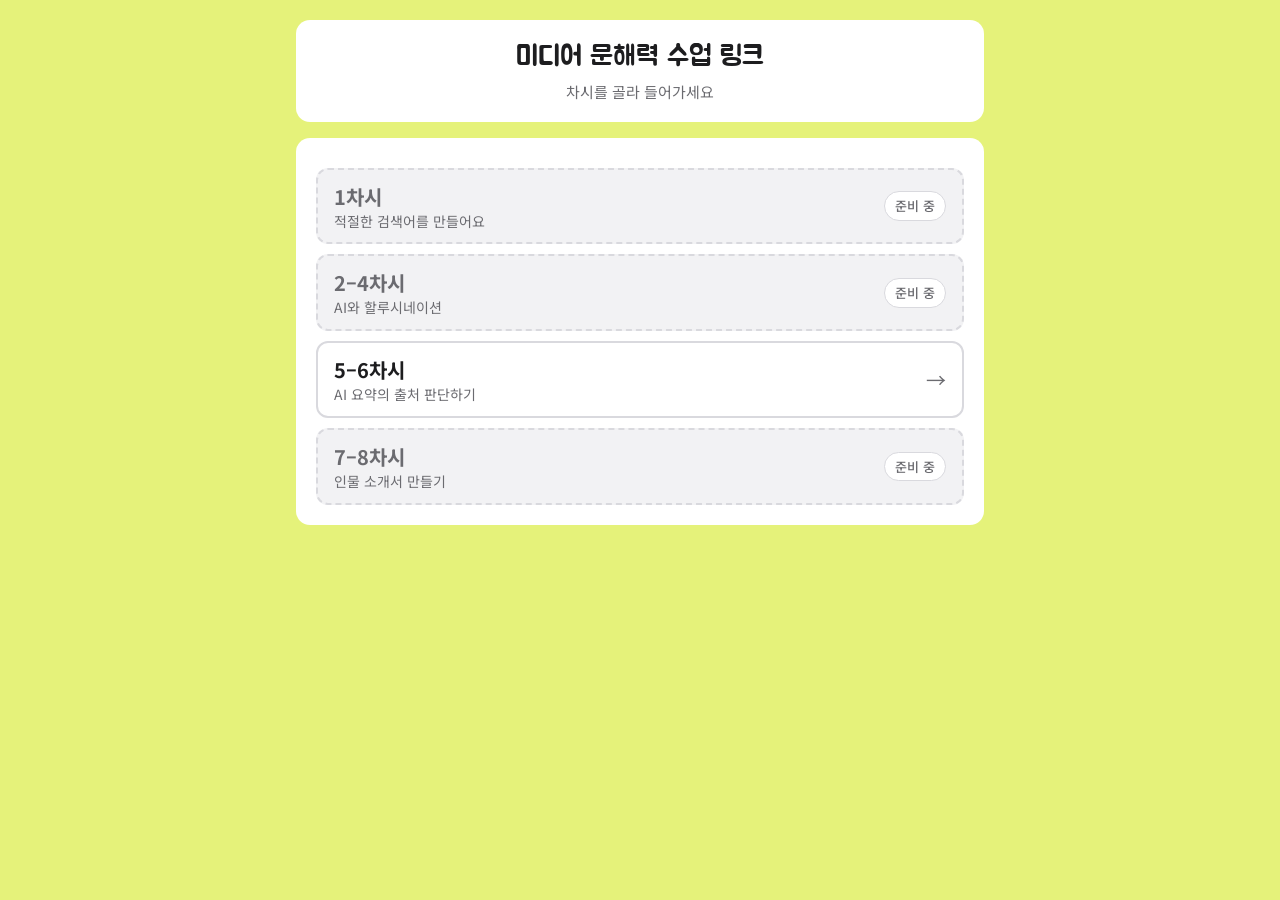
<file: index.html>
<!doctype html>
<html lang="ko">
<head>
<meta charset="utf-8">
<meta name="viewport" content="width=device-width, initial-scale=1">
<title>미디어 문해력 수업 링크</title>
<link rel="preconnect" href="https://fonts.googleapis.com"><link href="https://fonts.googleapis.com/css2?family=Jua&family=Noto+Sans+KR:wght@400;500;700&display=swap" rel="stylesheet">
<link rel="stylesheet" href="style.css">
</head>
<body>
<main class="wrap">

<header class="top"><h1>미디어 문해력 수업 링크</h1><p class="goal">차시를 골라 들어가세요</p></header>
<section><div class="menu-btn soon"><span class="txt"><span class="name">1차시</span><span class="url">적절한 검색어를 만들어요</span></span><span class="badge">준비 중</span></div><div class="menu-btn soon"><span class="txt"><span class="name">2–4차시</span><span class="url">AI와 할루시네이션</span></span><span class="badge">준비 중</span></div><a class="menu-btn" href="s5/index.html"><span class="txt"><span class="name">5–6차시</span><span class="url">AI 요약의 출처 판단하기</span></span><span class="arrow">→</span></a><div class="menu-btn soon"><span class="txt"><span class="name">7–8차시</span><span class="url">인물 소개서 만들기</span></span><span class="badge">준비 중</span></div></section>
</main>
</body>
</html>
</file>
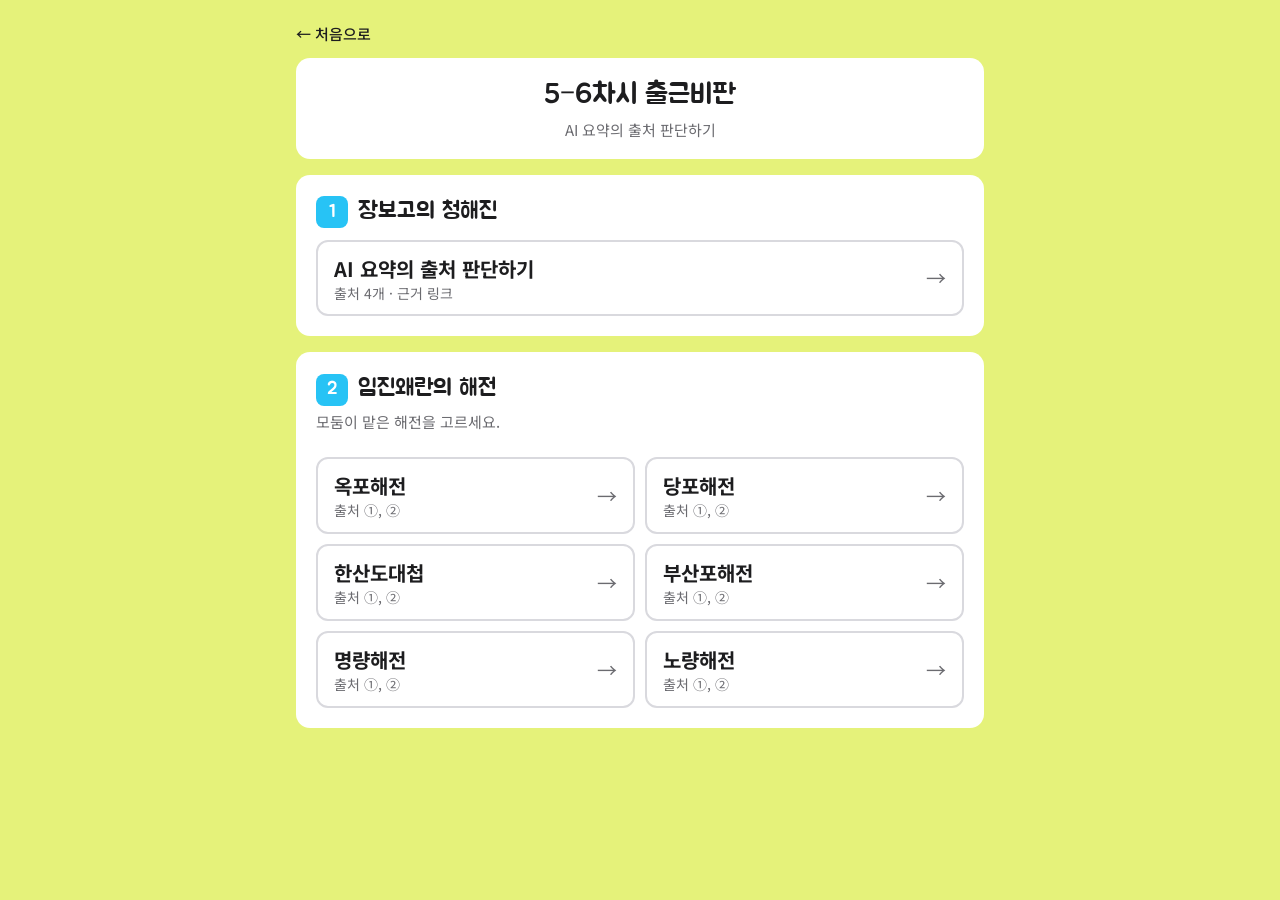
<file: s5/index.html>
<!doctype html>
<html lang="ko">
<head>
<meta charset="utf-8">
<meta name="viewport" content="width=device-width, initial-scale=1">
<title>5–6차시 출근비판</title>
<link rel="preconnect" href="https://fonts.googleapis.com"><link href="https://fonts.googleapis.com/css2?family=Jua&family=Noto+Sans+KR:wght@400;500;700&display=swap" rel="stylesheet">
<link rel="stylesheet" href="../style.css">
</head>
<body>
<main class="wrap">
<a class="back" href="../index.html">← 처음으로</a>
<header class="top"><h1>5–6차시 출근비판</h1><p class="goal">AI 요약의 출처 판단하기</p></header>
<section><h2><span class="step">1</span><span>장보고의 청해진</span></h2><a class="menu-btn" href="cheonghaejin.html"><span class="txt"><span class="name">AI 요약의 출처 판단하기</span><span class="url">출처 4개 · 근거 링크</span></span><span class="arrow">→</span></a></section><section><h2><span class="step">2</span><span>임진왜란의 해전</span></h2><p class="desc">모둠이 맡은 해전을 고르세요.</p><div class="grid"><a class="menu-btn" href="okpo.html"><span class="txt"><span class="name">옥포해전</span><span class="url">출처 ①, ②</span></span><span class="arrow">→</span></a><a class="menu-btn" href="dangpo.html"><span class="txt"><span class="name">당포해전</span><span class="url">출처 ①, ②</span></span><span class="arrow">→</span></a><a class="menu-btn" href="hansando.html"><span class="txt"><span class="name">한산도대첩</span><span class="url">출처 ①, ②</span></span><span class="arrow">→</span></a><a class="menu-btn" href="busanpo.html"><span class="txt"><span class="name">부산포해전</span><span class="url">출처 ①, ②</span></span><span class="arrow">→</span></a><a class="menu-btn" href="myeongnyang.html"><span class="txt"><span class="name">명량해전</span><span class="url">출처 ①, ②</span></span><span class="arrow">→</span></a><a class="menu-btn" href="noryang.html"><span class="txt"><span class="name">노량해전</span><span class="url">출처 ①, ②</span></span><span class="arrow">→</span></a></div></section>
</main>
</body>
</html>
</file>
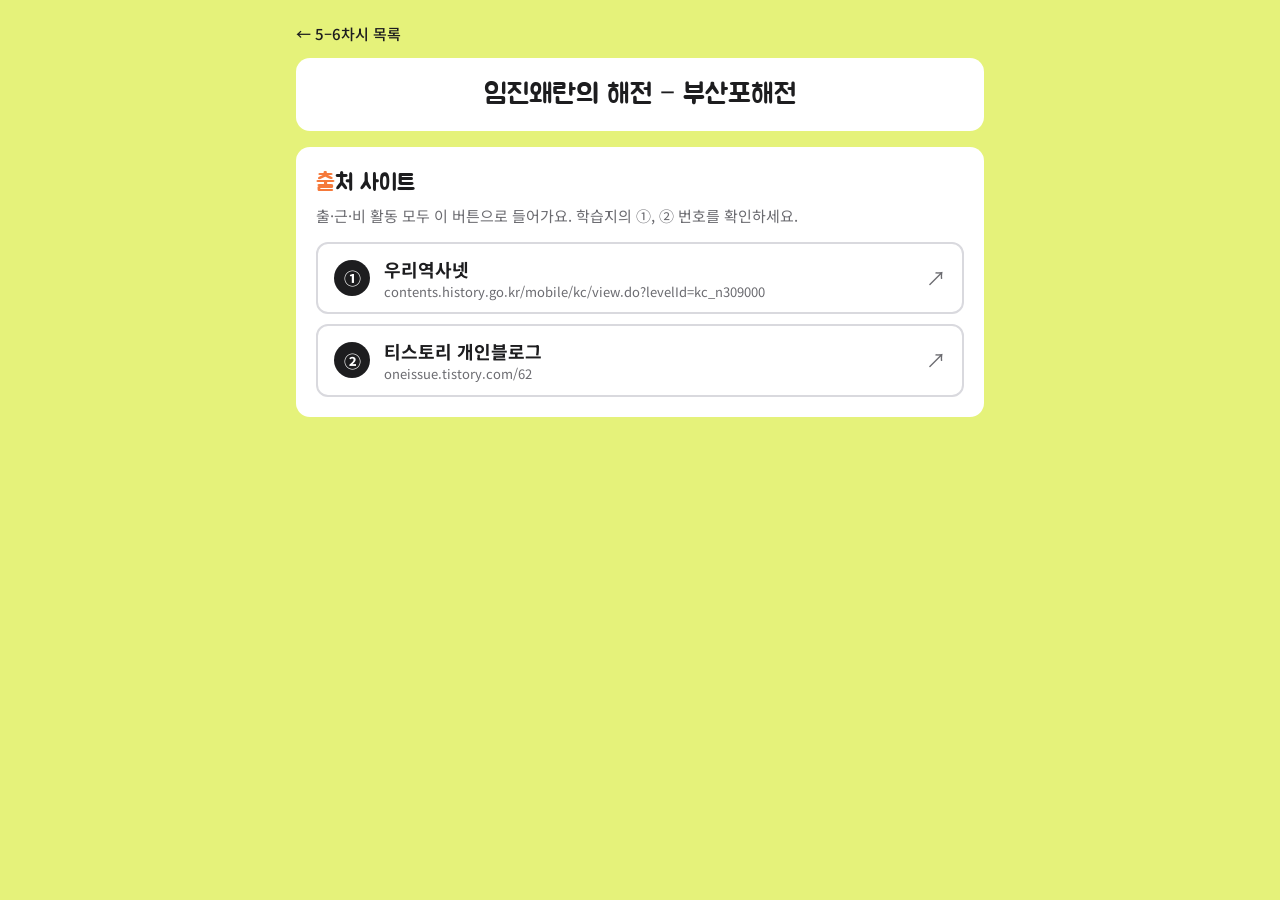
<file: s5/busanpo.html>
<!doctype html>
<html lang="ko">
<head>
<meta charset="utf-8">
<meta name="viewport" content="width=device-width, initial-scale=1">
<title>임진왜란의 해전 – 부산포해전</title>
<link rel="preconnect" href="https://fonts.googleapis.com"><link href="https://fonts.googleapis.com/css2?family=Jua&family=Noto+Sans+KR:wght@400;500;700&display=swap" rel="stylesheet">
<link rel="stylesheet" href="../style.css">
</head>
<body>
<main class="wrap">
<a class="back" href="index.html">← 5–6차시 목록</a>
<header class="top"><h1>임진왜란의 해전 – 부산포해전</h1></header>
<section><h2><span><em class="o">출</em>처 사이트</span></h2><p class="desc">출·근·비 활동 모두 이 버튼으로 들어가요. 학습지의 ①, ② 번호를 확인하세요.</p><a class="link-btn" href="https://contents.history.go.kr/mobile/kc/view.do?levelId=kc_n309000&amp;utm" target="_blank" rel="noopener"><span class="num">①</span><span class="txt"><span class="name">우리역사넷</span><span class="url">contents.history.go.kr/mobile/kc/view.do?levelId=kc_n309000</span></span><span class="arrow">↗</span></a><a class="link-btn" href="https://oneissue.tistory.com/62?utm" target="_blank" rel="noopener"><span class="num">②</span><span class="txt"><span class="name">티스토리 개인블로그</span><span class="url">oneissue.tistory.com/62</span></span><span class="arrow">↗</span></a></section>
</main>
</body>
</html>
</file>
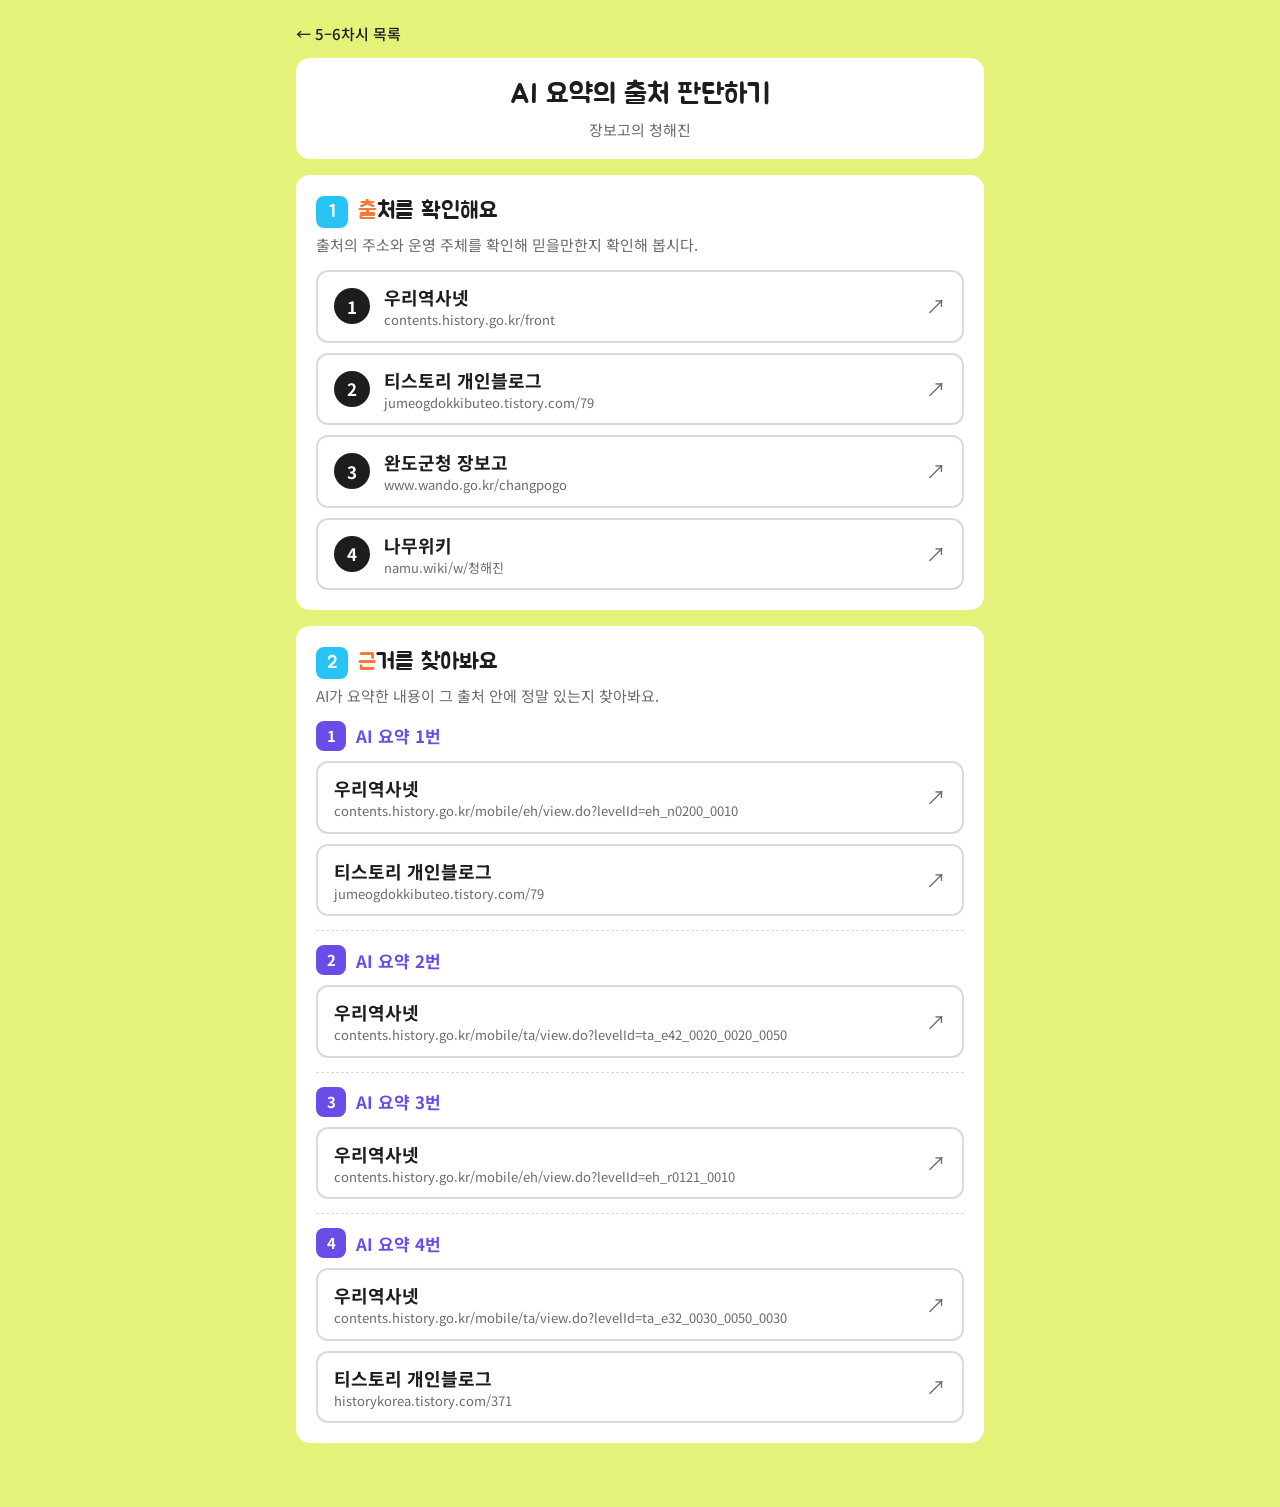
<file: s5/cheonghaejin.html>
<!doctype html>
<html lang="ko">
<head>
<meta charset="utf-8">
<meta name="viewport" content="width=device-width, initial-scale=1">
<title>AI 요약의 출처 판단하기</title>
<link rel="preconnect" href="https://fonts.googleapis.com"><link href="https://fonts.googleapis.com/css2?family=Jua&family=Noto+Sans+KR:wght@400;500;700&display=swap" rel="stylesheet">
<link rel="stylesheet" href="../style.css">
</head>
<body>
<main class="wrap">
<a class="back" href="index.html">← 5–6차시 목록</a>
<header class="top"><h1>AI 요약의 출처 판단하기</h1><p class="goal">장보고의 청해진</p></header>
<section><h2><span class="step">1</span><span><em class="o">출</em>처를 확인해요</span></h2><p class="desc">출처의 주소와 운영 주체를 확인해 믿을만한지 확인해 봅시다.</p><a class="link-btn" href="https://contents.history.go.kr/front" target="_blank" rel="noopener"><span class="num">1</span><span class="txt"><span class="name">우리역사넷</span><span class="url">contents.history.go.kr/front</span></span><span class="arrow">↗</span></a><a class="link-btn" href="https://jumeogdokkibuteo.tistory.com/79" target="_blank" rel="noopener"><span class="num">2</span><span class="txt"><span class="name">티스토리 개인블로그</span><span class="url">jumeogdokkibuteo.tistory.com/79</span></span><span class="arrow">↗</span></a><a class="link-btn" href="https://www.wando.go.kr/changpogo" target="_blank" rel="noopener"><span class="num">3</span><span class="txt"><span class="name">완도군청 장보고</span><span class="url">www.wando.go.kr/changpogo</span></span><span class="arrow">↗</span></a><a class="link-btn" href="https://namu.wiki/w/%EC%B2%AD%ED%95%B4%EC%A7%84" target="_blank" rel="noopener"><span class="num">4</span><span class="txt"><span class="name">나무위키</span><span class="url">namu.wiki/w/청해진</span></span><span class="arrow">↗</span></a></section><section><h2><span class="step">2</span><span><em class="g">근</em>거를 찾아봐요</span></h2><p class="desc">AI가 요약한 내용이 그 출처 안에 정말 있는지 찾아봐요.</p><div class="group"><div class="glabel"><span class="num">1</span>AI 요약 1번</div><a class="link-btn" href="https://contents.history.go.kr/mobile/eh/view.do?levelId=eh_n0200_0010&amp;utm" target="_blank" rel="noopener"><span class="txt"><span class="name">우리역사넷</span><span class="url">contents.history.go.kr/mobile/eh/view.do?levelId=eh_n0200_0010</span></span><span class="arrow">↗</span></a><a class="link-btn" href="https://jumeogdokkibuteo.tistory.com/79?utm" target="_blank" rel="noopener"><span class="txt"><span class="name">티스토리 개인블로그</span><span class="url">jumeogdokkibuteo.tistory.com/79</span></span><span class="arrow">↗</span></a></div><div class="group"><div class="glabel"><span class="num">2</span>AI 요약 2번</div><a class="link-btn" href="https://contents.history.go.kr/mobile/ta/view.do?levelId=ta_e42_0020_0020_0050&amp;utm" target="_blank" rel="noopener"><span class="txt"><span class="name">우리역사넷</span><span class="url">contents.history.go.kr/mobile/ta/view.do?levelId=ta_e42_0020_0020_0050</span></span><span class="arrow">↗</span></a></div><div class="group"><div class="glabel"><span class="num">3</span>AI 요약 3번</div><a class="link-btn" href="https://contents.history.go.kr/mobile/eh/view.do?levelId=eh_r0121_0010&amp;utm" target="_blank" rel="noopener"><span class="txt"><span class="name">우리역사넷</span><span class="url">contents.history.go.kr/mobile/eh/view.do?levelId=eh_r0121_0010</span></span><span class="arrow">↗</span></a></div><div class="group"><div class="glabel"><span class="num">4</span>AI 요약 4번</div><a class="link-btn" href="https://contents.history.go.kr/mobile/ta/view.do?levelId=ta_e32_0030_0050_0030&amp;utm" target="_blank" rel="noopener"><span class="txt"><span class="name">우리역사넷</span><span class="url">contents.history.go.kr/mobile/ta/view.do?levelId=ta_e32_0030_0050_0030</span></span><span class="arrow">↗</span></a><a class="link-btn" href="https://historykorea.tistory.com/371?utm" target="_blank" rel="noopener"><span class="txt"><span class="name">티스토리 개인블로그</span><span class="url">historykorea.tistory.com/371</span></span><span class="arrow">↗</span></a></div></section>
</main>
</body>
</html>
</file>
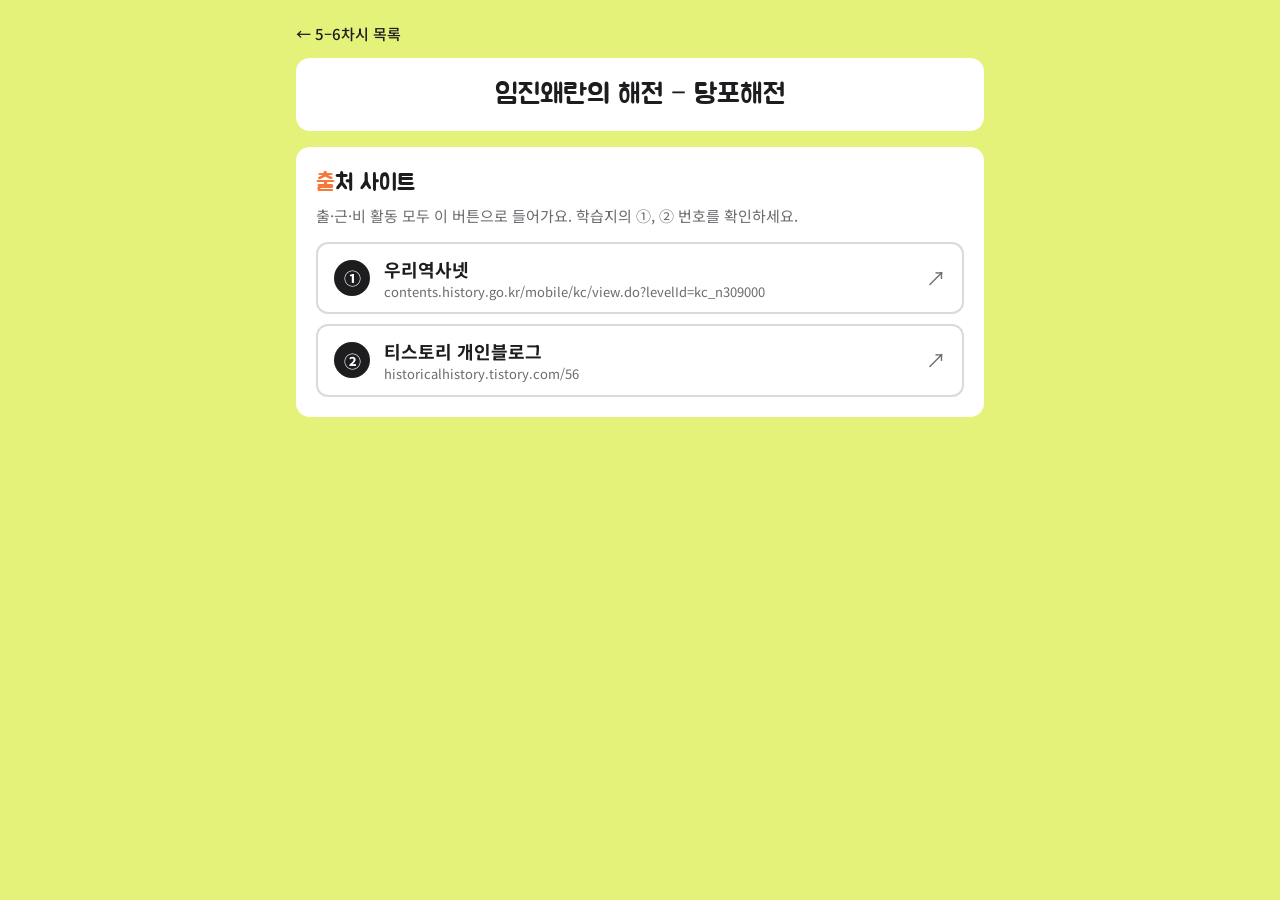
<file: s5/dangpo.html>
<!doctype html>
<html lang="ko">
<head>
<meta charset="utf-8">
<meta name="viewport" content="width=device-width, initial-scale=1">
<title>임진왜란의 해전 – 당포해전</title>
<link rel="preconnect" href="https://fonts.googleapis.com"><link href="https://fonts.googleapis.com/css2?family=Jua&family=Noto+Sans+KR:wght@400;500;700&display=swap" rel="stylesheet">
<link rel="stylesheet" href="../style.css">
</head>
<body>
<main class="wrap">
<a class="back" href="index.html">← 5–6차시 목록</a>
<header class="top"><h1>임진왜란의 해전 – 당포해전</h1></header>
<section><h2><span><em class="o">출</em>처 사이트</span></h2><p class="desc">출·근·비 활동 모두 이 버튼으로 들어가요. 학습지의 ①, ② 번호를 확인하세요.</p><a class="link-btn" href="https://contents.history.go.kr/mobile/kc/view.do?levelId=kc_n309000&amp;utm" target="_blank" rel="noopener"><span class="num">①</span><span class="txt"><span class="name">우리역사넷</span><span class="url">contents.history.go.kr/mobile/kc/view.do?levelId=kc_n309000</span></span><span class="arrow">↗</span></a><a class="link-btn" href="https://historicalhistory.tistory.com/56?utm" target="_blank" rel="noopener"><span class="num">②</span><span class="txt"><span class="name">티스토리 개인블로그</span><span class="url">historicalhistory.tistory.com/56</span></span><span class="arrow">↗</span></a></section>
</main>
</body>
</html>
</file>
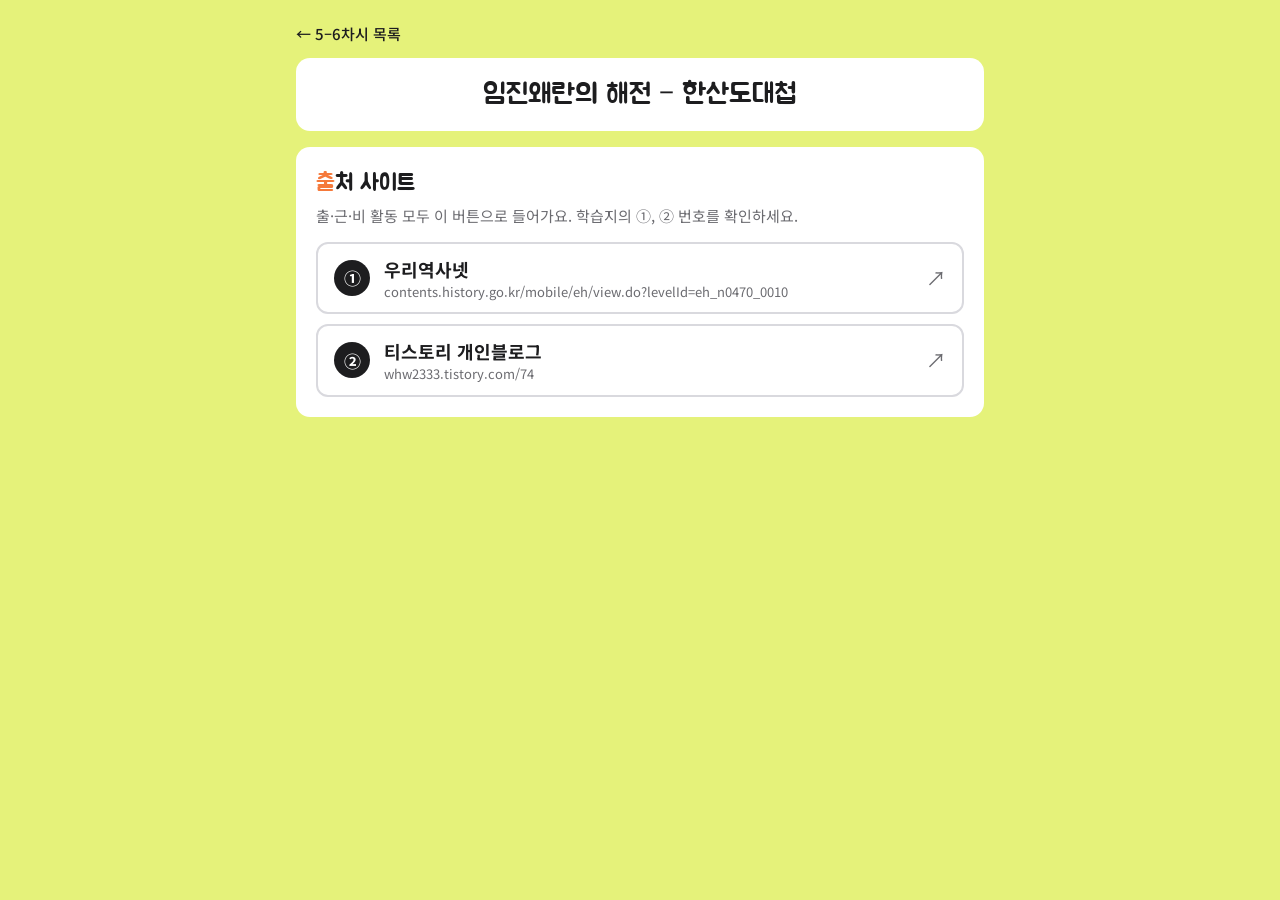
<file: s5/hansando.html>
<!doctype html>
<html lang="ko">
<head>
<meta charset="utf-8">
<meta name="viewport" content="width=device-width, initial-scale=1">
<title>임진왜란의 해전 – 한산도대첩</title>
<link rel="preconnect" href="https://fonts.googleapis.com"><link href="https://fonts.googleapis.com/css2?family=Jua&family=Noto+Sans+KR:wght@400;500;700&display=swap" rel="stylesheet">
<link rel="stylesheet" href="../style.css">
</head>
<body>
<main class="wrap">
<a class="back" href="index.html">← 5–6차시 목록</a>
<header class="top"><h1>임진왜란의 해전 – 한산도대첩</h1></header>
<section><h2><span><em class="o">출</em>처 사이트</span></h2><p class="desc">출·근·비 활동 모두 이 버튼으로 들어가요. 학습지의 ①, ② 번호를 확인하세요.</p><a class="link-btn" href="https://contents.history.go.kr/mobile/eh/view.do?levelId=eh_n0470_0010&amp;utm" target="_blank" rel="noopener"><span class="num">①</span><span class="txt"><span class="name">우리역사넷</span><span class="url">contents.history.go.kr/mobile/eh/view.do?levelId=eh_n0470_0010</span></span><span class="arrow">↗</span></a><a class="link-btn" href="https://whw2333.tistory.com/74?category=1361980&amp;utm" target="_blank" rel="noopener"><span class="num">②</span><span class="txt"><span class="name">티스토리 개인블로그</span><span class="url">whw2333.tistory.com/74</span></span><span class="arrow">↗</span></a></section>
</main>
</body>
</html>
</file>
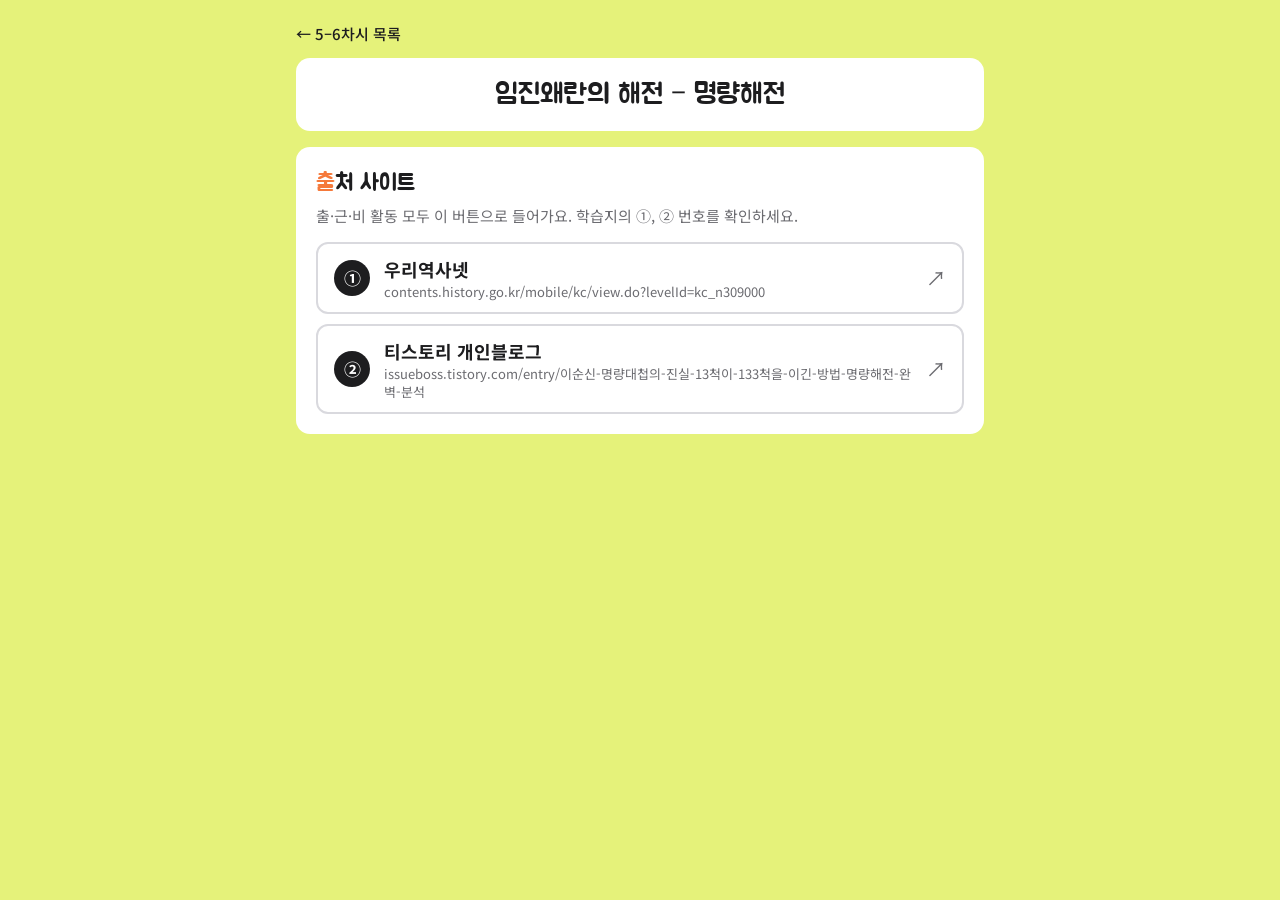
<file: s5/myeongnyang.html>
<!doctype html>
<html lang="ko">
<head>
<meta charset="utf-8">
<meta name="viewport" content="width=device-width, initial-scale=1">
<title>임진왜란의 해전 – 명량해전</title>
<link rel="preconnect" href="https://fonts.googleapis.com"><link href="https://fonts.googleapis.com/css2?family=Jua&family=Noto+Sans+KR:wght@400;500;700&display=swap" rel="stylesheet">
<link rel="stylesheet" href="../style.css">
</head>
<body>
<main class="wrap">
<a class="back" href="index.html">← 5–6차시 목록</a>
<header class="top"><h1>임진왜란의 해전 – 명량해전</h1></header>
<section><h2><span><em class="o">출</em>처 사이트</span></h2><p class="desc">출·근·비 활동 모두 이 버튼으로 들어가요. 학습지의 ①, ② 번호를 확인하세요.</p><a class="link-btn" href="https://contents.history.go.kr/mobile/kc/view.do?levelId=kc_n309000&amp;utm" target="_blank" rel="noopener"><span class="num">①</span><span class="txt"><span class="name">우리역사넷</span><span class="url">contents.history.go.kr/mobile/kc/view.do?levelId=kc_n309000</span></span><span class="arrow">↗</span></a><a class="link-btn" href="https://issueboss.tistory.com/entry/%EC%9D%B4%EC%88%9C%EC%8B%A0-%EB%AA%85%EB%9F%89%EB%8C%80%EC%B2%A9%EC%9D%98-%EC%A7%84%EC%8B%A4-13%EC%B2%99%EC%9D%B4-133%EC%B2%99%EC%9D%84-%EC%9D%B4%EA%B8%B4-%EB%B0%A9%EB%B2%95-%EB%AA%85%EB%9F%89%ED%95%B4%EC%A0%84-%EC%99%84%EB%B2%BD-%EB%B6%84%EC%84%9D?utm" target="_blank" rel="noopener"><span class="num">②</span><span class="txt"><span class="name">티스토리 개인블로그</span><span class="url">issueboss.tistory.com/entry/이순신-명량대첩의-진실-13척이-133척을-이긴-방법-명량해전-완벽-분석</span></span><span class="arrow">↗</span></a></section>
</main>
</body>
</html>
</file>
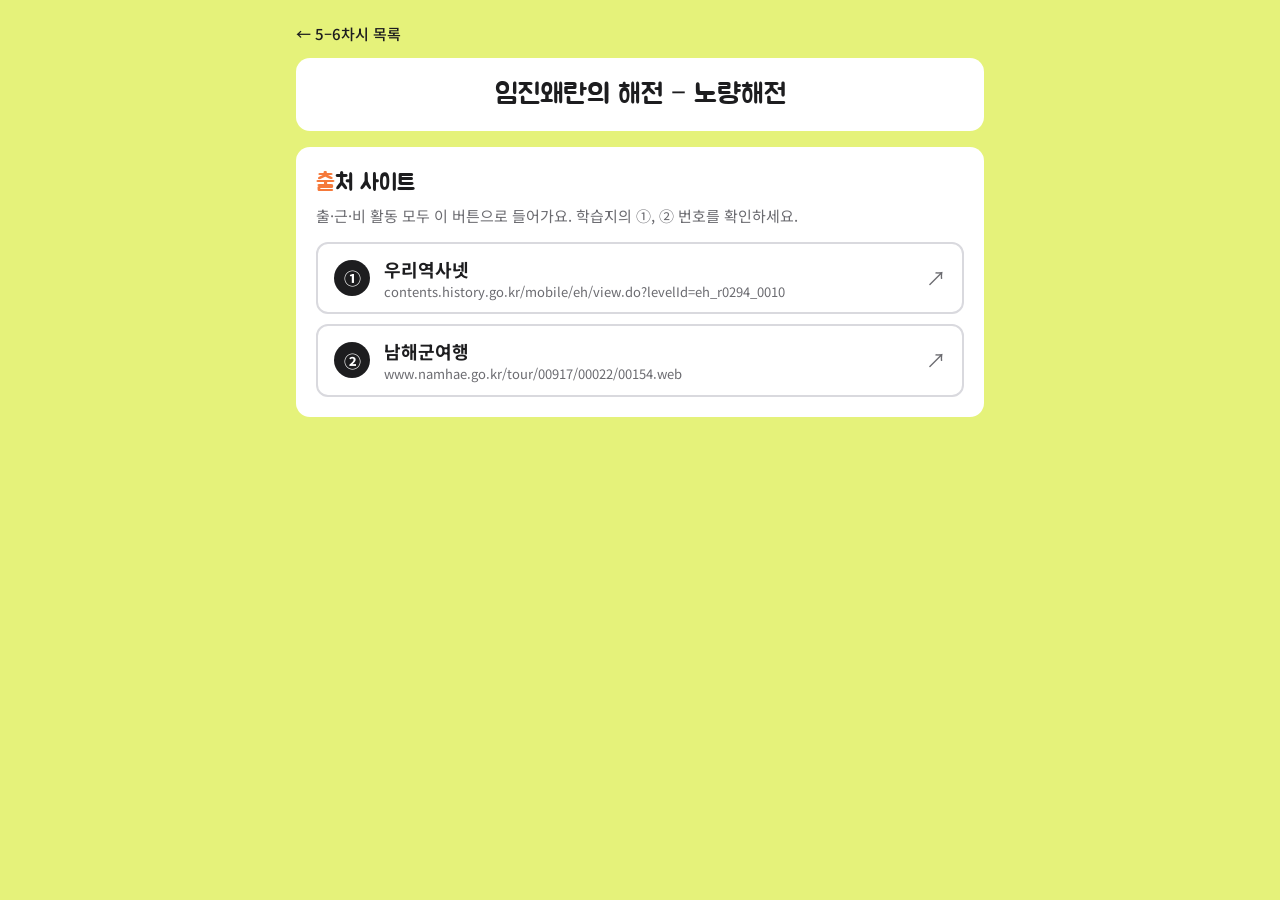
<file: s5/noryang.html>
<!doctype html>
<html lang="ko">
<head>
<meta charset="utf-8">
<meta name="viewport" content="width=device-width, initial-scale=1">
<title>임진왜란의 해전 – 노량해전</title>
<link rel="preconnect" href="https://fonts.googleapis.com"><link href="https://fonts.googleapis.com/css2?family=Jua&family=Noto+Sans+KR:wght@400;500;700&display=swap" rel="stylesheet">
<link rel="stylesheet" href="../style.css">
</head>
<body>
<main class="wrap">
<a class="back" href="index.html">← 5–6차시 목록</a>
<header class="top"><h1>임진왜란의 해전 – 노량해전</h1></header>
<section><h2><span><em class="o">출</em>처 사이트</span></h2><p class="desc">출·근·비 활동 모두 이 버튼으로 들어가요. 학습지의 ①, ② 번호를 확인하세요.</p><a class="link-btn" href="https://contents.history.go.kr/mobile/eh/view.do?levelId=eh_r0294_0010&amp;utm" target="_blank" rel="noopener"><span class="num">①</span><span class="txt"><span class="name">우리역사넷</span><span class="url">contents.history.go.kr/mobile/eh/view.do?levelId=eh_r0294_0010</span></span><span class="arrow">↗</span></a><a class="link-btn" href="https://www.namhae.go.kr/tour/00917/00022/00154.web?utm" target="_blank" rel="noopener"><span class="num">②</span><span class="txt"><span class="name">남해군여행</span><span class="url">www.namhae.go.kr/tour/00917/00022/00154.web</span></span><span class="arrow">↗</span></a></section>
</main>
</body>
</html>
</file>
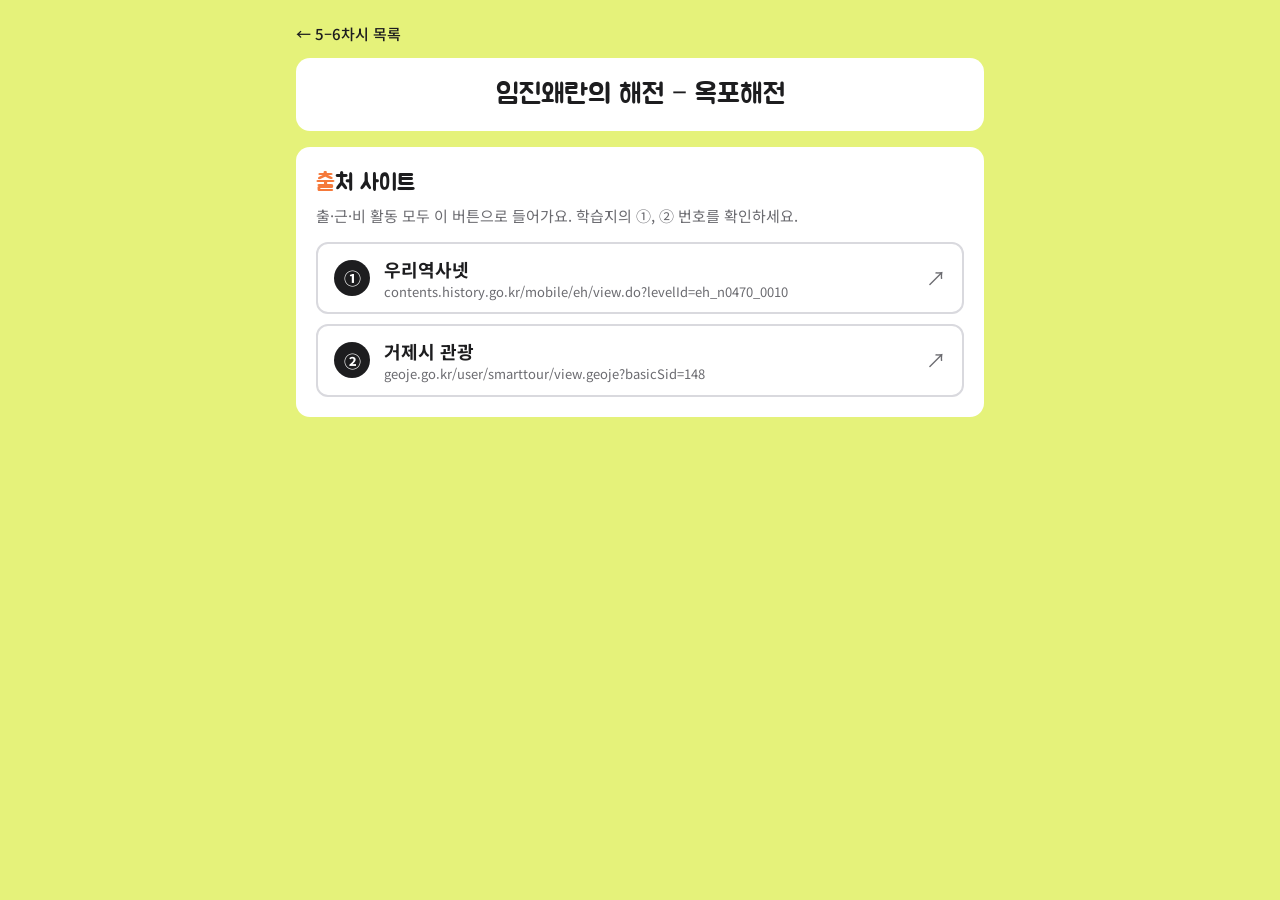
<file: s5/okpo.html>
<!doctype html>
<html lang="ko">
<head>
<meta charset="utf-8">
<meta name="viewport" content="width=device-width, initial-scale=1">
<title>임진왜란의 해전 – 옥포해전</title>
<link rel="preconnect" href="https://fonts.googleapis.com"><link href="https://fonts.googleapis.com/css2?family=Jua&family=Noto+Sans+KR:wght@400;500;700&display=swap" rel="stylesheet">
<link rel="stylesheet" href="../style.css">
</head>
<body>
<main class="wrap">
<a class="back" href="index.html">← 5–6차시 목록</a>
<header class="top"><h1>임진왜란의 해전 – 옥포해전</h1></header>
<section><h2><span><em class="o">출</em>처 사이트</span></h2><p class="desc">출·근·비 활동 모두 이 버튼으로 들어가요. 학습지의 ①, ② 번호를 확인하세요.</p><a class="link-btn" href="https://contents.history.go.kr/mobile/eh/view.do?levelId=eh_n0470_0010&amp;utm" target="_blank" rel="noopener"><span class="num">①</span><span class="txt"><span class="name">우리역사넷</span><span class="url">contents.history.go.kr/mobile/eh/view.do?levelId=eh_n0470_0010</span></span><span class="arrow">↗</span></a><a class="link-btn" href="http://geoje.go.kr/user/smarttour/view.geoje?basicSid=148&amp;cpath&amp;festivalStyle=A01&amp;menuCd=DOM_000008504006000000&amp;utm" target="_blank" rel="noopener"><span class="num">②</span><span class="txt"><span class="name">거제시 관광</span><span class="url">geoje.go.kr/user/smarttour/view.geoje?basicSid=148</span></span><span class="arrow">↗</span></a></section>
</main>
</body>
</html>
</file>
<file: style.css>
:root {
  --frame: #e5f27a;
  --paper: #ffffff;
  --ink: #1d1d1f;
  --muted: #6b6b70;
  --line: #d9d9de;
  --sky: #27c3f5;
  --sky-soft: #e3f6fd;
  --orange: #f5793a;
  --green: #4caf50;
  --violet: #6b4ce6;
  --soon-bg: #f2f2f4;
}

* { box-sizing: border-box; }

html, body { margin: 0; }

body {
  background: var(--frame);
  color: var(--ink);
  font-family: "Noto Sans KR", system-ui, sans-serif;
  font-size: 17px;
  line-height: 1.5;
  -webkit-text-size-adjust: 100%;
}

.wrap {
  max-width: 720px;
  margin: 0 auto;
  padding: 20px 16px 48px;
}

.back {
  display: inline-block;
  margin-bottom: 12px;
  color: var(--ink);
  text-decoration: none;
  font-weight: 500;
  font-size: 15px;
}
.back:hover { text-decoration: underline; }

.top {
  background: var(--paper);
  border-radius: 14px;
  padding: 20px 20px 18px;
  margin-bottom: 16px;
  text-align: center;
}
.top h1 {
  margin: 0;
  font-family: "Jua", "Noto Sans KR", sans-serif;
  font-weight: 400;
  font-size: 28px;
  line-height: 1.25;
  word-break: keep-all;
}
.top .goal {
  margin: 6px 0 0;
  color: var(--muted);
  font-size: 15px;
}

section {
  background: var(--paper);
  border-radius: 14px;
  padding: 20px;
  margin-bottom: 16px;
}
section h2 {
  display: flex;
  align-items: center;
  gap: 10px;
  margin: 0 0 4px;
  font-family: "Jua", "Noto Sans KR", sans-serif;
  font-weight: 400;
  font-size: 23px;
}
section h2 em { font-style: normal; }
section h2 em.o { color: var(--orange); }
section h2 em.g { color: var(--orange); }
.step {
  display: inline-grid;
  place-items: center;
  width: 32px;
  height: 32px;
  border-radius: 8px;
  background: var(--sky);
  color: #fff;
  font-size: 18px;
  flex-shrink: 0;
}
.desc {
  margin: 0 0 14px;
  color: var(--muted);
  font-size: 15px;
}

/* 링크 버튼 */
.link-btn, .menu-btn {
  display: flex;
  align-items: center;
  gap: 14px;
  width: 100%;
  min-height: 64px;
  padding: 12px 16px;
  margin-top: 10px;
  border: 2px solid var(--line);
  border-radius: 12px;
  background: var(--paper);
  color: var(--ink);
  text-decoration: none;
  transition: border-color .15s, background .15s;
}
.link-btn:hover, .link-btn:focus-visible,
a.menu-btn:hover, a.menu-btn:focus-visible {
  border-color: var(--sky);
  background: var(--sky-soft);
  outline: none;
}
.link-btn:active, a.menu-btn:active { transform: scale(.99); }

.num {
  display: inline-grid;
  place-items: center;
  min-width: 36px;
  height: 36px;
  padding: 0 6px;
  border-radius: 50%;
  background: var(--ink);
  color: #fff;
  font-weight: 700;
  font-size: 17px;
  flex-shrink: 0;
}
.txt {
  display: flex;
  flex-direction: column;
  min-width: 0;
  flex: 1;
}
.name {
  font-weight: 700;
  font-size: 18px;
}
.url {
  color: var(--muted);
  font-size: 13px;
  overflow-wrap: anywhere;
  line-height: 1.35;
}
.arrow {
  font-size: 20px;
  color: var(--muted);
  flex-shrink: 0;
}

/* 근거 묶음 */
.group {
  border-top: 1px dashed var(--line);
  padding-top: 14px;
  margin-top: 14px;
}
.group:first-of-type { border-top: 0; padding-top: 0; margin-top: 0; }
.glabel {
  display: flex;
  align-items: center;
  gap: 10px;
  font-weight: 700;
  color: var(--violet);
}
.glabel .num {
  background: var(--violet);
  border-radius: 8px;
  min-width: 30px;
  height: 30px;
  font-size: 15px;
}

/* 메뉴 */
.menu-btn .name { font-size: 20px; }
.menu-btn .url { font-size: 14px; }
.menu-btn.soon {
  background: var(--soon-bg);
  border-style: dashed;
  color: var(--muted);
  cursor: default;
}
.badge {
  flex-shrink: 0;
  padding: 4px 10px;
  border-radius: 999px;
  background: #fff;
  border: 1px solid var(--line);
  font-size: 13px;
  font-weight: 500;
}
.grid {
  display: grid;
  grid-template-columns: 1fr 1fr;
  gap: 0 10px;
}
@media (max-width: 420px) {
  .grid { grid-template-columns: 1fr; }
  .top h1 { font-size: 24px; }
}
</file>
